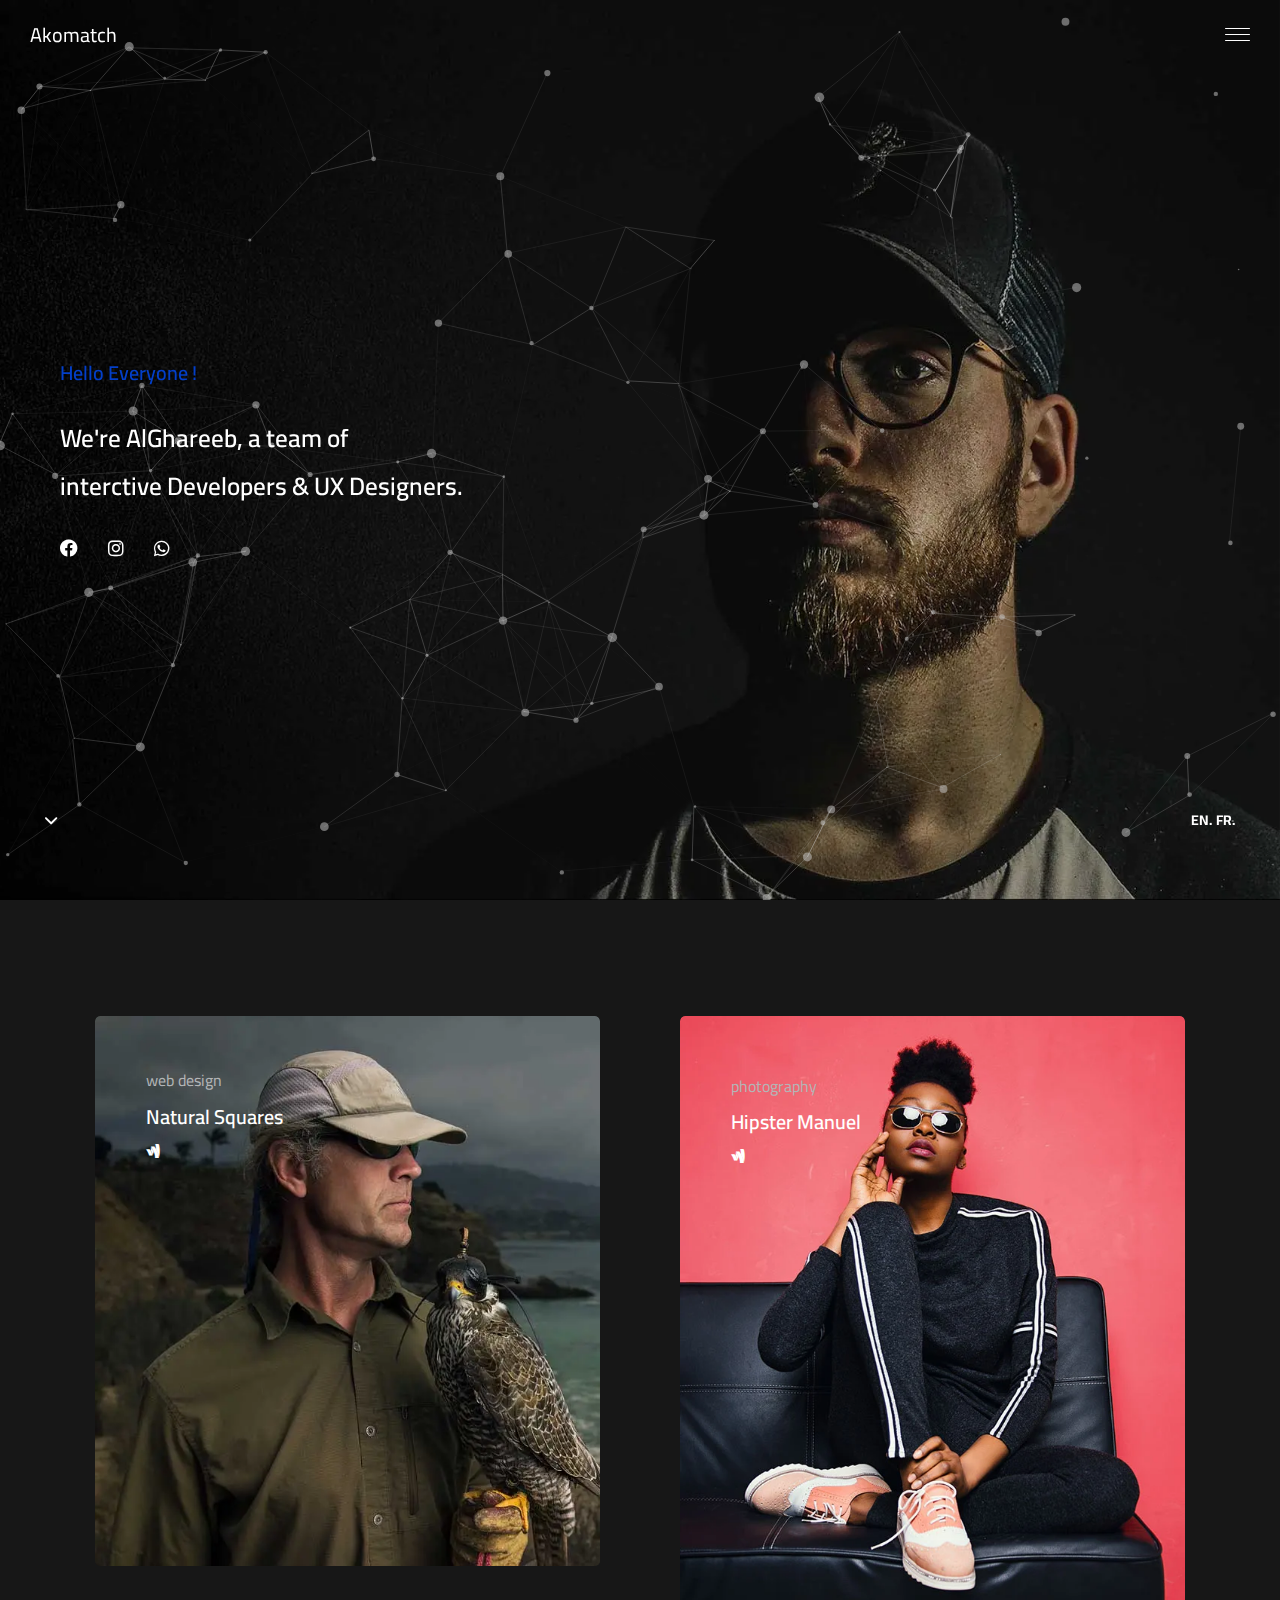
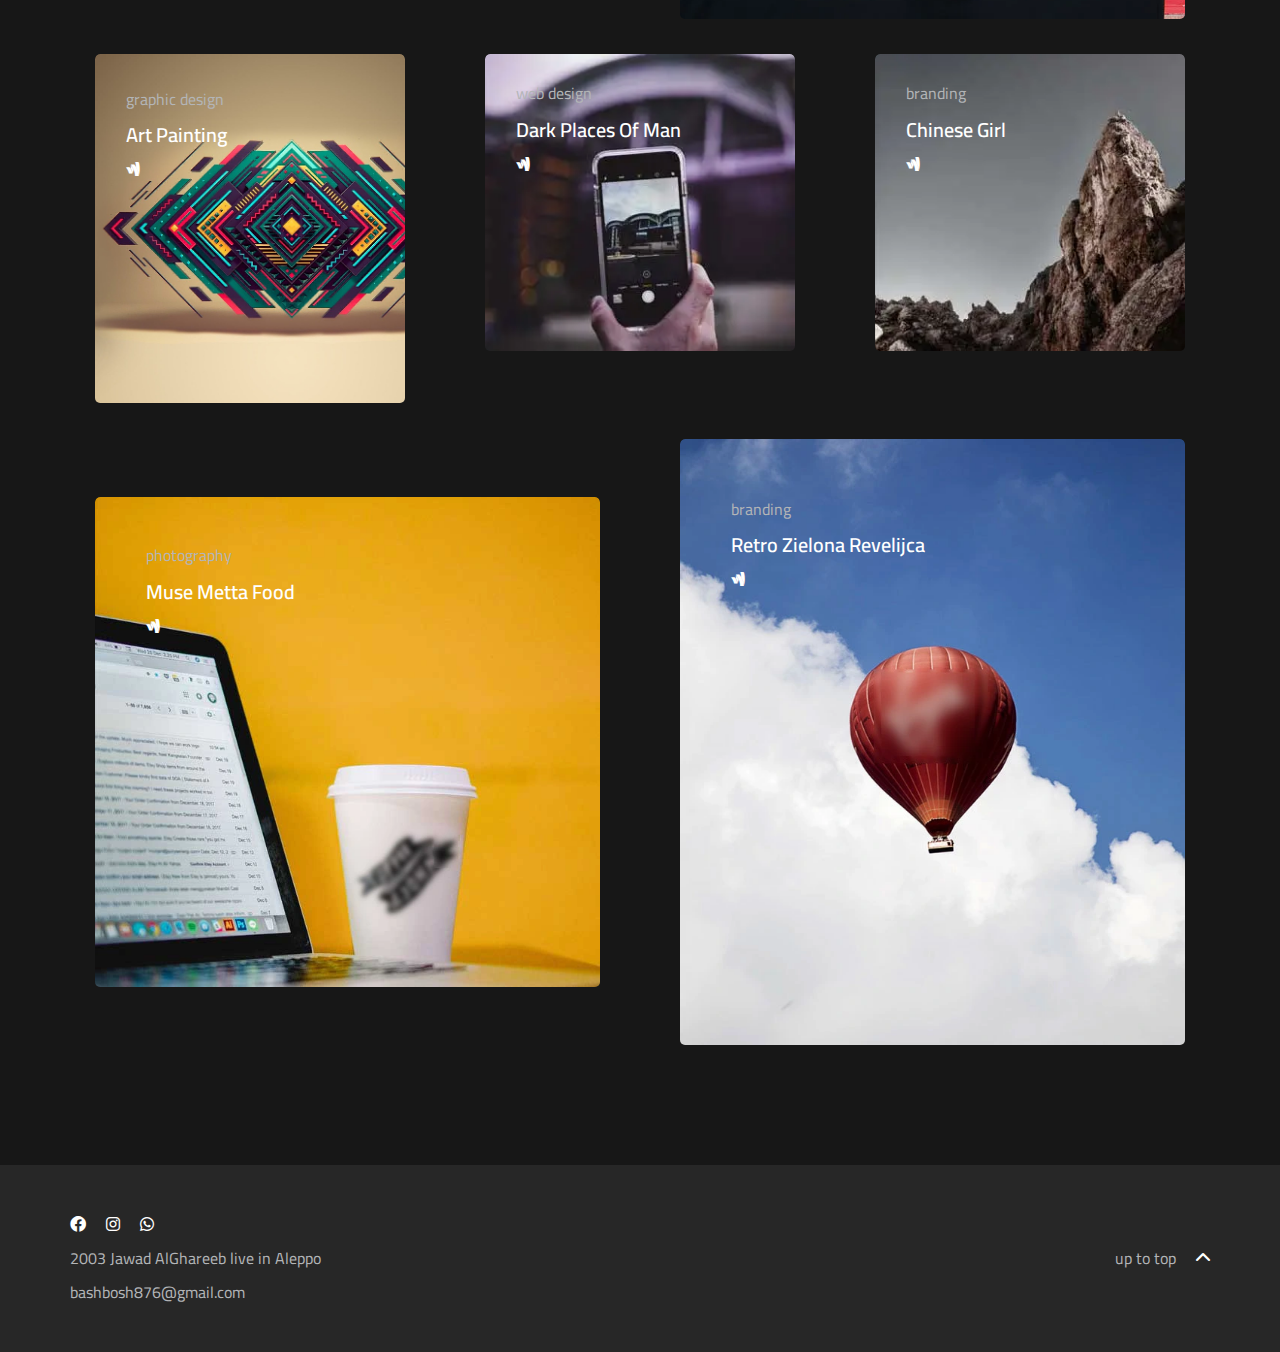
<file: index.html>
<!DOCTYPE html>
<html lang="en">
<head>
    <meta charset="UTF-8">
    <meta http-equiv="X-UA-Compatible" content="IE=edge">
    <meta name="viewport" content="width=device-width, initial-scale=1.0">
    <title>Akomatch</title>
    <link rel="stylesheet" href="css/akomath.css">
    <link rel="stylesheet" href="css/normalize.css">
    <link rel="stylesheet" href="css/all.min.css">
<!-- google fonts -->
    <link rel="preconnect" href="https://fonts.googleapis.com">
    <link rel="preconnect" href="https://fonts.gstatic.com" crossorigin>
    <link href="https://fonts.googleapis.com/css2?family=Cairo:wght@300;400;600;700;800&display=swap" rel="stylesheet">
    <!-- aos animate -->
<link href="https://unpkg.com/aos@2.3.1/dist/aos.css" rel="stylesheet">
</head>
<body>
    <div class="backgorund" id="home"><div id="particles-js"></div></div>
    <!-- start header -->
    <header>
        <div class="logo" style="z-index: 200;">
            <a href="./index.html">
                <h1>Akomatch</h1>
            </a>
        </div>
        <div class="three">
            <span class="one" id="mu"></span>
            <span class="one" id="op"></span>
            <span class="two" id="ml"></span>
        </div>
        <div class="toggle" class="">
            <ul class="links">
                <li>
                    <a href="./index.html">Home</a>
                </li>
                <li>
                    <a href="./index1.html">About</a>
                </li>
                <li>
                    <a href="./index2.html">Blog Posts</a>
                </li>
                <li>
                    <a href="./index3.html">Contact</a>
                </li>
            </ul>
            <div class="social">
                <li>
                    <a href="https://www.facebook.com/Jawad Ghareeb" target="_blank"><i class="fa-brands fa-facebook"></i></a>
                </li>
                <li>
                    <a href="https://www.instagram.com/Jawad Ghareeb" target="_blank"><i class="fa-brands fa-instagram"></i></a>
                </li>
                <li>
                    <a href="https:/wa.me/+963957961434"><i class="fa-brands fa-whatsapp"></i></a>
                </li>
            </div>
        </div>
    </header>
    <!-- end header -->
    
    <!-- start landing -->
    <div class="landing">
            <div class="content">
                <div class="text">
                    <h3>Hello Everyone !</h3>
                    <h1>
                        We're AlGhareeb, a team of
                        <br>interctive Developers & UX Designers.
                    </h1>
                </div>
                <div class="accounts">
                    <li>
                        <a href="https://www.facebook.com/Jawad Ghareeb" target="_blank"><i class="fa-brands fa-facebook"></i></a>
                    </li>
                    <li>
                        <a href="https://www.instagram.com/Jawad Ghareeb" target="_blank"><i class="fa-brands fa-instagram"></i></a>
                    </li>
                    <li>
                        <a href="https:/wa.me/+963957961434"><i class="fa-brands fa-whatsapp"></i></a>
                    </li>
                </div>
            </div>
    </div>
    <!-- end landing -->
    <!-- start up and down -->
    <div class="down">
        <ul class="icons" id="down">
            <a>
                <i class="fa-solid fa-chevron-down"></i>
            </a>
        </ul>
        <div class="lang">
            <span>EN.</span>
            <span>FR.</span>
        </div>
    </div>
    <!-- end up and down -->

<!-- start portfolio -->
<!-- start portfolio -->
<div class="portfolio">
<div class="container">
    <div class="content">
        <div class="one">
            <a>
                <figure>
                    <img src="./image/01.webp" alt="">
                    <ul>
                        <li class="onedesc">web design</li>
                        <li class="twodesc">Natural Squares</li>
                        <i class="fa-brands fa-google-wallet"></i>
                    </ul>
                </figure>
            </a>
            <a>
                <figure>
                    <img src="./image/02.webp" alt="">
                    <ul>
                        <li class="onedesc">photography</li>
                        <li class="twodesc">Hipster Manuel</li>
                        <i class="fa-brands fa-google-wallet"></i>
                    </ul>
                </figure>
            </a>
        </div>
        <div class="two">
            <a>
                <figure>
                    <img src="./image/wallpaperflare.com_wallpaper (1).webp" alt="">
                    <ul>
                        <li class="onedesc">graphic design</li>
                        <li class="twodesc">art painting</li>
                        <i class="fa-brands fa-google-wallet"></i>
                    </ul>
                </figure>
            </a>
            <a>
                <figure>
                    <img src="./image/04.webp" alt=""">
                    <ul>
                        <li class="onedesc">web design</li>
                        <li class="twodesc">dark places of man</li>
                        <i class="fa-brands fa-google-wallet"></i>
                    </ul>
                </figure>
            </a>
            <a>
                <figure>
                    <img src="./image/05_1.webp" alt="">
                    <ul>
                        <li class="onedesc">branding</li>
                        <li class="twodesc">chinese girl</li>
                        <i class="fa-brands fa-google-wallet"></i>
                    </ul>
                </figure>
            </a>
        </div>
        <div class="three">
            <a>
                <figure>
                    <img src="./image/06.webp" alt="">
                    <ul>
                        <li class="onedesc">photography</li>
                        <li class="twodesc">muse metta food</li>
                        <i class="fa-brands fa-google-wallet"></i>
                    </ul>
                </figure>
            </a>
            <a>
                <figure>
                    <img src="./image/03.webp" alt="">
                    <ul>
                        <li class="onedesc">branding</li>
                        <li class="twodesc">retro zielona revelijca</li>
                        <i class="fa-brands fa-google-wallet"></i>
                    </ul>
                </figure>
            </a>
        </div>
    </div>
</div>
</div>
<!-- end portfolio -->
<!-- start footer -->
<footer id="foot">
    <div class="container">
        <div class="fot">
            <div class="contact">
                <ul class="acont">
                    <li>
                        <a href="https://www.facebook.com/Jawad Ghareeb" target="_blank"><i class="fa-brands fa-facebook"></i></a>
                    </li>
                    <li>
                    <a href="https://www.instagram.com/Jawad Ghareeb" target="_blank"><i class="fa-brands fa-instagram"></i></a>
                    </li>
                    <li>
                    <a href="https:/wa.me/+963957961434"><i class="fa-brands fa-whatsapp"></i></a>
                    </li>
                </ul>
                <p>2003 Jawad AlGhareeb live in Aleppo</p>
                <span class="email">
                    <a href="mailto:bashbosh876@gmail.com">
                        bashbosh876@gmail.com
                    </a>
                </span>
            </div>
            <div class="up" >
                <span>up to top</span>
                <div>
                    <i class="fa-solid fa-chevron-up"></i>
                </div>
            </div>
        </div>
    </div>
</footer>
<!-- end footer -->
</body>
<script src="./javascript/main.js"></script>
<script type="text/javascript" src="particles.js"></script>
<script type="text/javascript" src="app.js"></script>
</html>
</file>
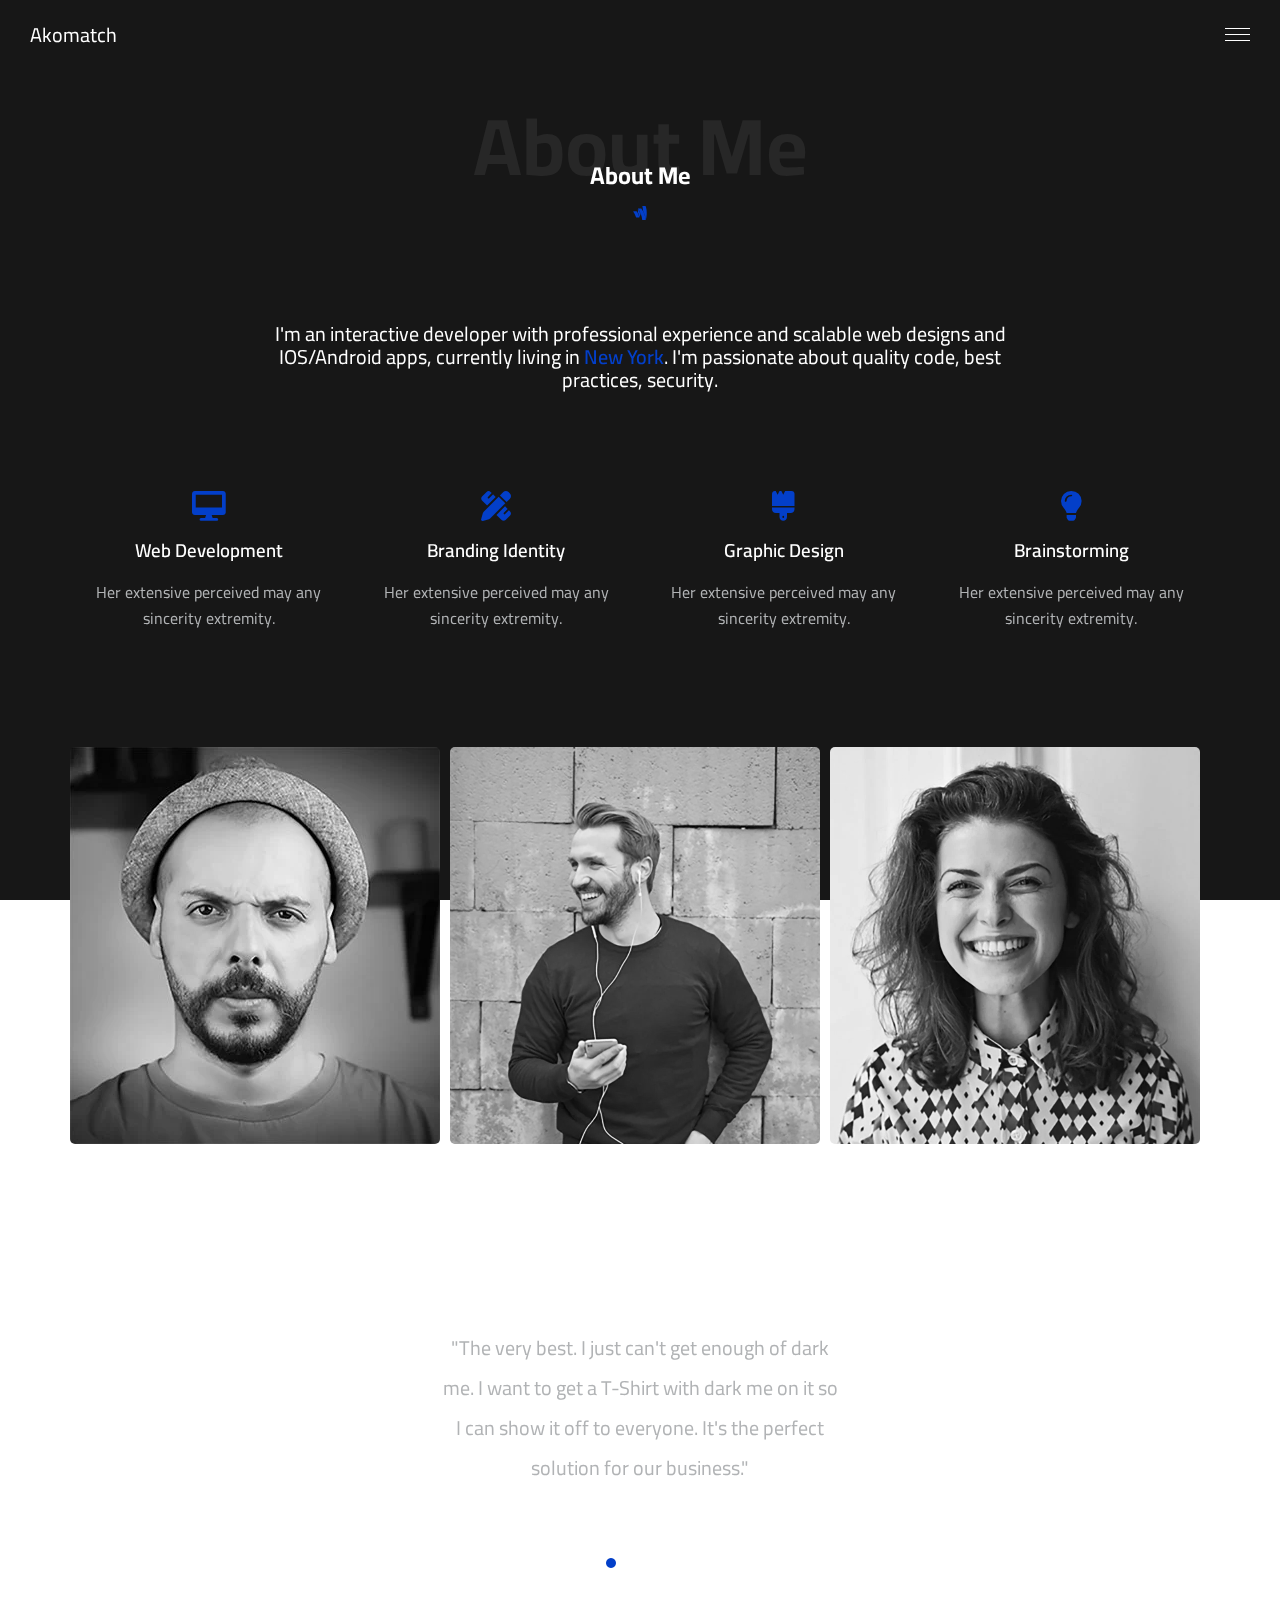
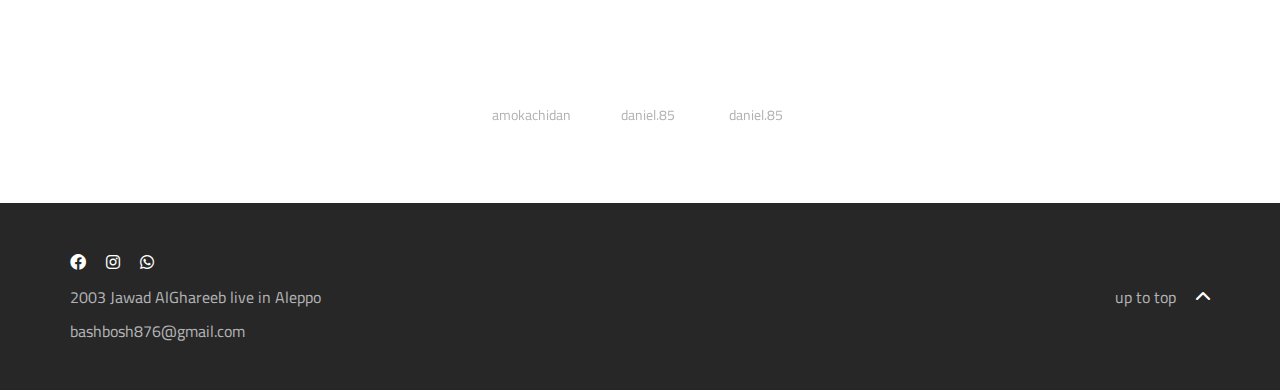
<file: index1.html>
<!DOCTYPE html>
<html lang="en">
<head>
    <meta charset="UTF-8">
    <meta http-equiv="X-UA-Compatible" content="IE=edge">
    <meta name="viewport" content="width=device-width, initial-scale=1.0">
    <title>Akomatch</title>
    <link rel="stylesheet" href="css/about.css">
    <link rel="stylesheet" href="css/normalize.css">
    <link rel="stylesheet" href="css/all.min.css">
<!-- google fonts -->
<link rel="preconnect" href="https://fonts.googleapis.com">
<link rel="preconnect" href="https://fonts.gstatic.com" crossorigin>
<link href="https://fonts.googleapis.com/css2?family=Cairo:wght@300;400;600;700;800&display=swap" rel="stylesheet">
</head>
<body>
<!-- start header -->
<div class="background"></div>
<header>
    <div class="logo" style="z-index: 200;">
        <a href="./index.html">
            <h1>Akomatch</h1>
        </a>
    </div>
    <div class="three">
        <span class="one" id="mu"></span>
        <span class="one" id="op"></span>
        <span class="two" id="ml"></span>
    </div>
    <div class="toggle" class="">
        <ul class="links">
            <li>
                <a href="./index.html">Home</a>
            </li>
            <li>
                <a href="./index1.html">About</a>
            </li>
            <li>
                <a href="./index2.html">Blog Posts</a>
            </li>
            <li>
                <a href="./index3.html">Contact</a>
            </li>
        </ul>
        <div class="social">
            <li>
                <a href="https://www.facebook.com/Jawad Ghareeb" target="_blank"><i class="fa-brands fa-facebook"></i></a>
            </li>
            <li>
                <a href="https://www.instagram.com/Jawad Ghareeb" target="_blank"><i class="fa-brands fa-instagram"></i></a>
            </li>
            <li>
                <a href="https:/wa.me/+963957961434"><i class="fa-brands fa-whatsapp"></i></a>
            </li>
        </div>
    </div>
</header>
<!-- end header -->

<!-- start about -->
<div class="about">
    <div class="container">
        <div class="comp">
            <div class="text">
                <h1>About Me</h1>
                <h3>About Me</h3>
            </div>
            <i class="fa-brands fa-google-wallet"></i>
        </div>
        <div class="paragraph">
            <p>
                I'm an interactive developer with professional experience and scalable web designs and IOS/Android apps, currently living in <span>New York</span>. I'm passionate about quality code, best practices, security.
            </p>
        </div>
        <div class="skills">
            <div class="services">
                <div class="one">
                    <i class="fa-solid fa-desktop"></i>
                    <h3>Web Development</h3>
                    <p>Her extensive perceived may any sincerity extremity.</p>
                </div>
                <div class="one">
                    <i class="fa-sharp fa-solid fa-pen-ruler"></i>
                    <h3>Branding Identity</h3>
                    <p>Her extensive perceived may any sincerity extremity.</p>
                </div>
                <div class="one">
                    <i class="fa-solid fa-brush"></i>
                    <h3>Graphic Design</h3>
                    <p>Her extensive perceived may any sincerity extremity.</p>
                </div>
                <div class="one">
                    <i class="fa-solid fa-lightbulb"></i>
                    <h3>Brainstorming</h3>
                    <p>Her extensive perceived may any sincerity extremity.</p>
                </div>
            </div>
        </div>
        <div class="images">
            <div class="person">
                <div class="img">
                    <img src="./image/team-1.webp" width="370px" height="397" alt="">
                    <h5>Nicky Byers</h5>
                </div>
                <div class="img">
                    <img src="./image/team-2.webp" width="370px" height="397" alt="">
                    <h5>Arthur J. Dawson</h5>
                </div>
                <div class="img">
                    <img src="./image/team-3.webp" width="370px" height="397" alt="">
                    <h5>Rosa Dole</h5>
                </div>
            </div>
        </div>
        <div class="text">
            <p>"The very best. I just can't get enough of dark me. I want to get a T-Shirt with dark me on it so I can show it off to everyone. It's the perfect solution for our business."</p>
            <span>Ahmed T.</span>
            <div class="circle">
                <i class="fa-solid fa-circle"></i>
                <i class="fa-solid fa-circle"></i>
                <i class="fa-solid fa-circle"></i>
            </div>
        </div>
        <div class="media">
            <ul>
                <li>
                    <h4> twitter</h4>
                    <span>amokachidan</span>
                </li>
                <li>
                    <h4>instagram</h4>
                    <span>daniel.85</span>
                </li>
                <li>
                    <h4>dribbble</h4>
                    <span>daniel.85</span>
                </li>
            </ul>
        </div>
    </div>
</div>
<!-- end about -->
<!-- start footer -->
<footer id="foot">
    <div class="container">
        <div class="fot">
            <div class="contact">
                <ul class="acont">
                    <li>
                        <a href="https://www.facebook.com/Jawad Ghareeb" target="_blank"><i class="fa-brands fa-facebook"></i></a>
                    </li>
                    <li>
                    <a href="https://www.instagram.com/Jawad Ghareeb" target="_blank"><i class="fa-brands fa-instagram"></i></a>
                    </li>
                    <li>
                    <a href="https:/wa.me/+963957961434"><i class="fa-brands fa-whatsapp"></i></a>
                    </li>
                </ul>
                <p>2003 Jawad AlGhareeb live in Aleppo</p>
                <span class="email">
                    <a href="mailto:bashbosh876@gmail.com">
                        bashbosh876@gmail.com
                    </a>
                </span>
            </div>
            <div class="up">
                <span>up to top</span>
                <a href="#home">
                <i class="fa-solid fa-chevron-up"></i>
                </a>
            </div>
        </div>
    </div>
</footer>
<!-- end footer -->
</body>
<script src="./javascript/main.js"></script>
</html>
</file>
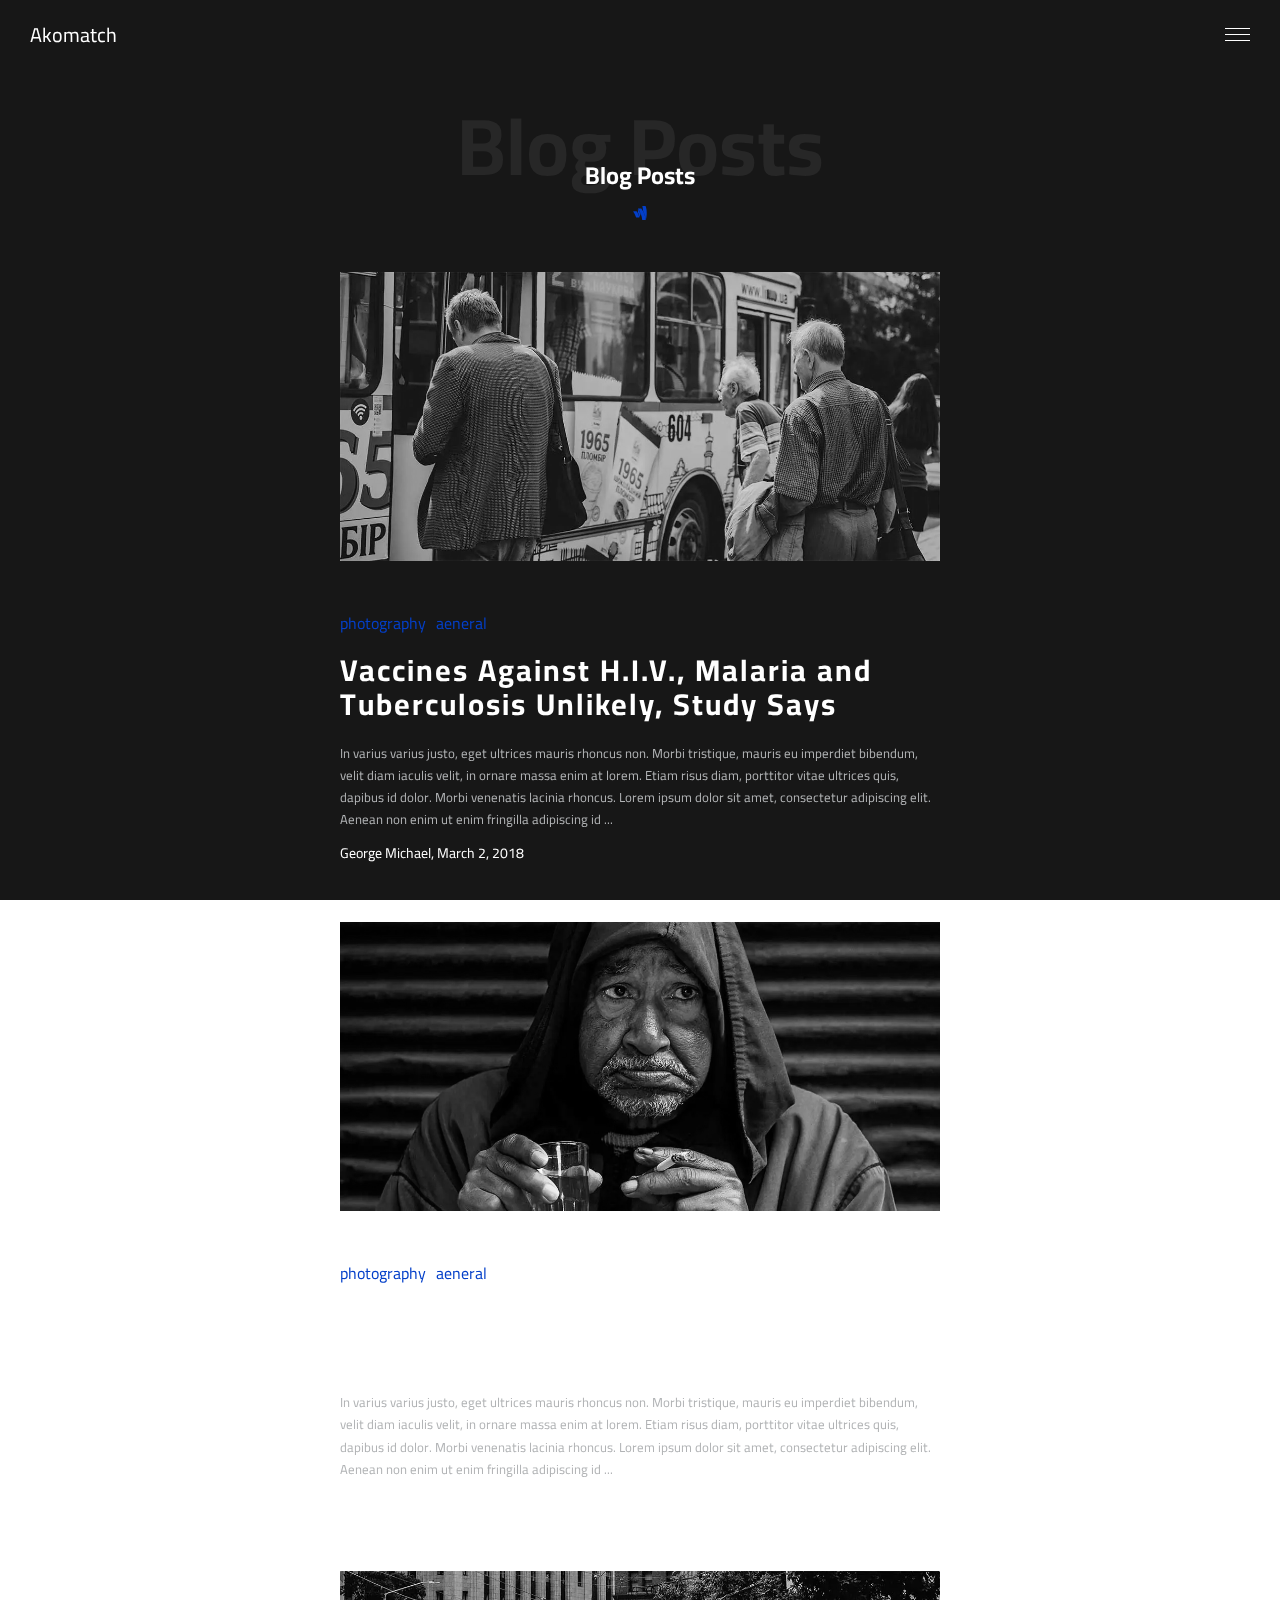
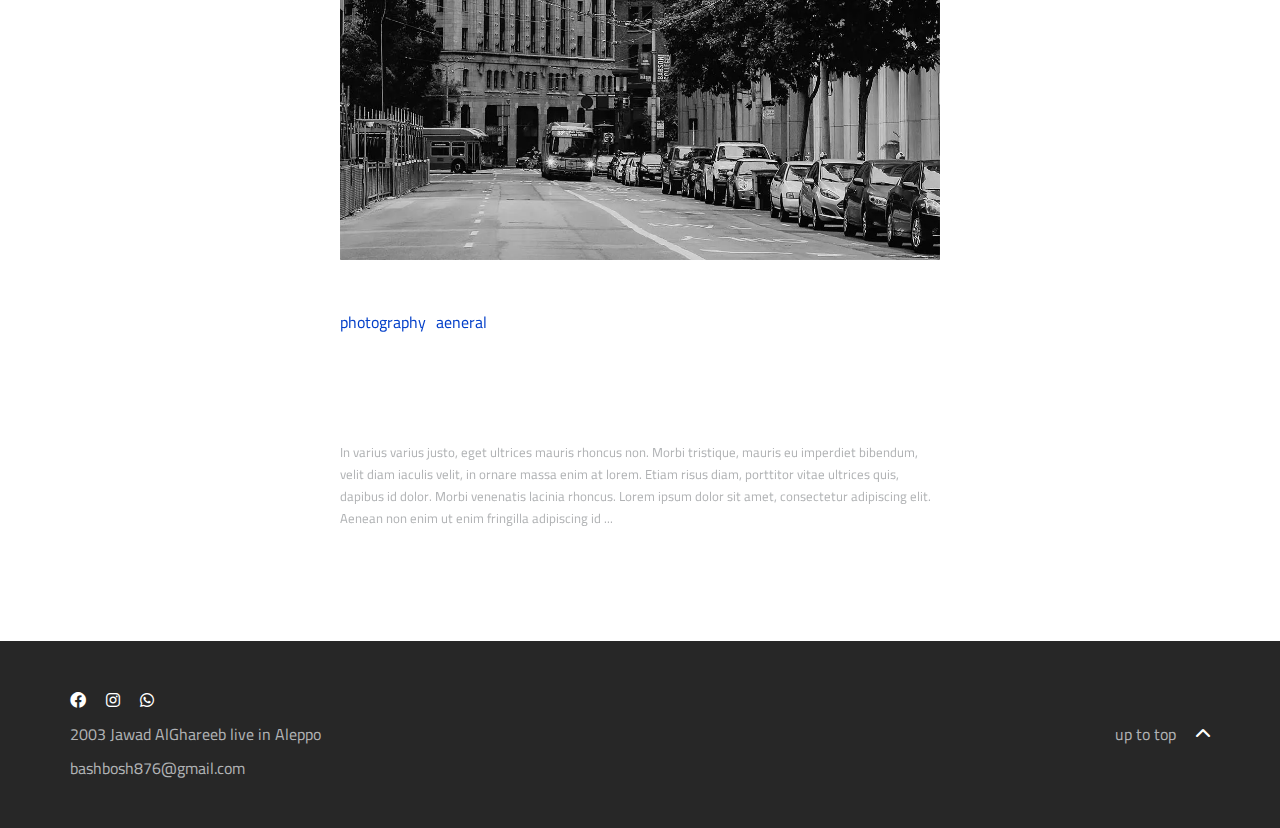
<file: index2.html>
<!DOCTYPE html>
<html lang="en">
<head>
    <meta charset="UTF-8">
    <meta http-equiv="X-UA-Compatible" content="IE=edge">
    <meta name="viewport" content="width=device-width, initial-scale=1.0">
    <title>Akomatch</title>
    <link rel="stylesheet" href="css/blog.css">
    <link rel="stylesheet" href="css/normalize.css">
    <link rel="stylesheet" href="css/all.min.css">
<!-- google fonts -->
<link rel="preconnect" href="https://fonts.googleapis.com">
<link rel="preconnect" href="https://fonts.gstatic.com" crossorigin>
<link href="https://fonts.googleapis.com/css2?family=Cairo:wght@300;400;600;700;800&display=swap" rel="stylesheet">
</head>
<body>
<!-- start header -->
<div class="background"></div>
<header>
    <div class="logo" style="z-index: 200;">
        <a href="./index.html">
            <h1>Akomatch</h1>
        </a>
    </div>
    <div class="three">
        <span class="one" id="mu"></span>
        <span class="one" id="op"></span>
        <span class="two" id="ml"></span>
    </div>
    <div class="toggle" class="">
        <ul class="links">
            <li>
                <a href="./index.html">Home</a>
            </li>
            <li>
                <a href="./index1.html">About</a>
            </li>
            <li>
                <a href="./index2.html">Blog Posts</a>
            </li>
                <li>
                    <a href="./index3.html">Contact</a>
                </li>
        </ul>
        <div class="social">
            <li>
                <a href="https://www.facebook.com/Jawad Ghareeb" target="_blank"><i class="fa-brands fa-facebook"></i></a>
            </li>
            <li>
                <a href="https://www.instagram.com/Jawad Ghareeb" target="_blank"><i class="fa-brands fa-instagram"></i></a>
            </li>
            <li>
                <a href="https:/wa.me/+963957961434"><i class="fa-brands fa-whatsapp"></i></a>
            </li>
        </div>
    </div>
</header>
<!-- end header -->
<!-- start blog -->
<div class="blog">
    <div class="container">
        <div class="comp">
            <div class="text">
                <h1>Blog Posts</h1>
                <h3>Blog Posts</h3>
            </div>
            <i class="fa-brands fa-google-wallet"></i>
        </div>
        <div class="images">
            <div class="box-one">
                <div class="img">
                    <img src="./image/blog-2.webp" width="627px" height="289px" alt="">
                </div>
                <div class="one">
                    <ul>
                        <li><a href="#">photography</a></li>
                        <li><a href="#"> aeneral</a></li>
                    </ul>
                    <div class="text">
                        <h2>Vaccines Against H.I.V., Malaria and Tuberculosis Unlikely, Study Says</h2>
                        <p>In varius varius justo, eget ultrices mauris rhoncus non. Morbi tristique, mauris eu imperdiet bibendum, velit diam iaculis velit, in ornare massa enim at lorem. Etiam risus diam, porttitor vitae ultrices quis, dapibus id dolor. Morbi venenatis lacinia rhoncus. Lorem ipsum dolor sit amet, consectetur adipiscing elit. Aenean non enim ut enim fringilla adipiscing id ...</p>
                        <span>George Michael, March 2, 2018</span>
                    </div>
                </div>
            </div>
            <div class="box-one">
                <div class="img">
                    <img src="./image/blog-1.webp" width="627px" height="289px" alt="">
                </div>
                <div class="one">
                    <ul>
                        <li><a href="#">photography</a></li>
                        <li><a href="#"> aeneral</a></li>
                    </ul>
                    <div class="text">
                        <h2>Vaccines Against H.I.V., Malaria and Tuberculosis Unlikely, Study Says</h2>
                        <p>In varius varius justo, eget ultrices mauris rhoncus non. Morbi tristique, mauris eu imperdiet bibendum, velit diam iaculis velit, in ornare massa enim at lorem. Etiam risus diam, porttitor vitae ultrices quis, dapibus id dolor. Morbi venenatis lacinia rhoncus. Lorem ipsum dolor sit amet, consectetur adipiscing elit. Aenean non enim ut enim fringilla adipiscing id ...</p>
                        <span>George Michael, March 2, 2018</span>
                    </div>
                </div>
            </div>
            <div class="box-one">
                <div class="img">
                    <img src="./image/blog-3.webp" width="627px" height="289px" alt="">
                </div>
                <div class="one">
                    <ul>
                        <li><a href="#">photography</a></li>
                        <li><a href="#"> aeneral</a></li>
                    </ul>
                    <div class="text">
                        <h2>Vaccines Against H.I.V., Malaria and Tuberculosis Unlikely, Study Says</h2>
                        <p>In varius varius justo, eget ultrices mauris rhoncus non. Morbi tristique, mauris eu imperdiet bibendum, velit diam iaculis velit, in ornare massa enim at lorem. Etiam risus diam, porttitor vitae ultrices quis, dapibus id dolor. Morbi venenatis lacinia rhoncus. Lorem ipsum dolor sit amet, consectetur adipiscing elit. Aenean non enim ut enim fringilla adipiscing id ...</p>
                        <span>George Michael, March 2, 2018</span>
                    </div>
                </div>
            </div>
        </div>
    </div>
</div>
<!-- end blog -->
<!-- start footer -->
<footer id="foot">
    <div class="container">
        <div class="fot">
            <div class="contact">
                <ul class="acont">
                    <li>
                        <a href="https://www.facebook.com/Jawad Ghareeb" target="_blank"><i class="fa-brands fa-facebook"></i></a>
                    </li>
                    <li>
                    <a href="https://www.instagram.com/Jawad Ghareeb" target="_blank"><i class="fa-brands fa-instagram"></i></a>
                    </li>
                    <li>
                    <a href="https:/wa.me/+963957961434"><i class="fa-brands fa-whatsapp"></i></a>
                    </li>
                </ul>
                <p>2003 Jawad AlGhareeb live in Aleppo</p>
                <span class="email">
                    <a href="mailto:bashbosh876@gmail.com">
                        bashbosh876@gmail.com
                    </a>
                </span>
            </div>
            <div class="up">
                <span>up to top</span>
                <a href="#home">
                    <i class="fa-solid fa-chevron-up"></i>
                </a>
            </div>
        </div>
    </div>
</footer>
<!-- end footer -->
</body>
<script src="./javascript/main.js"></script>
</html>
</file>
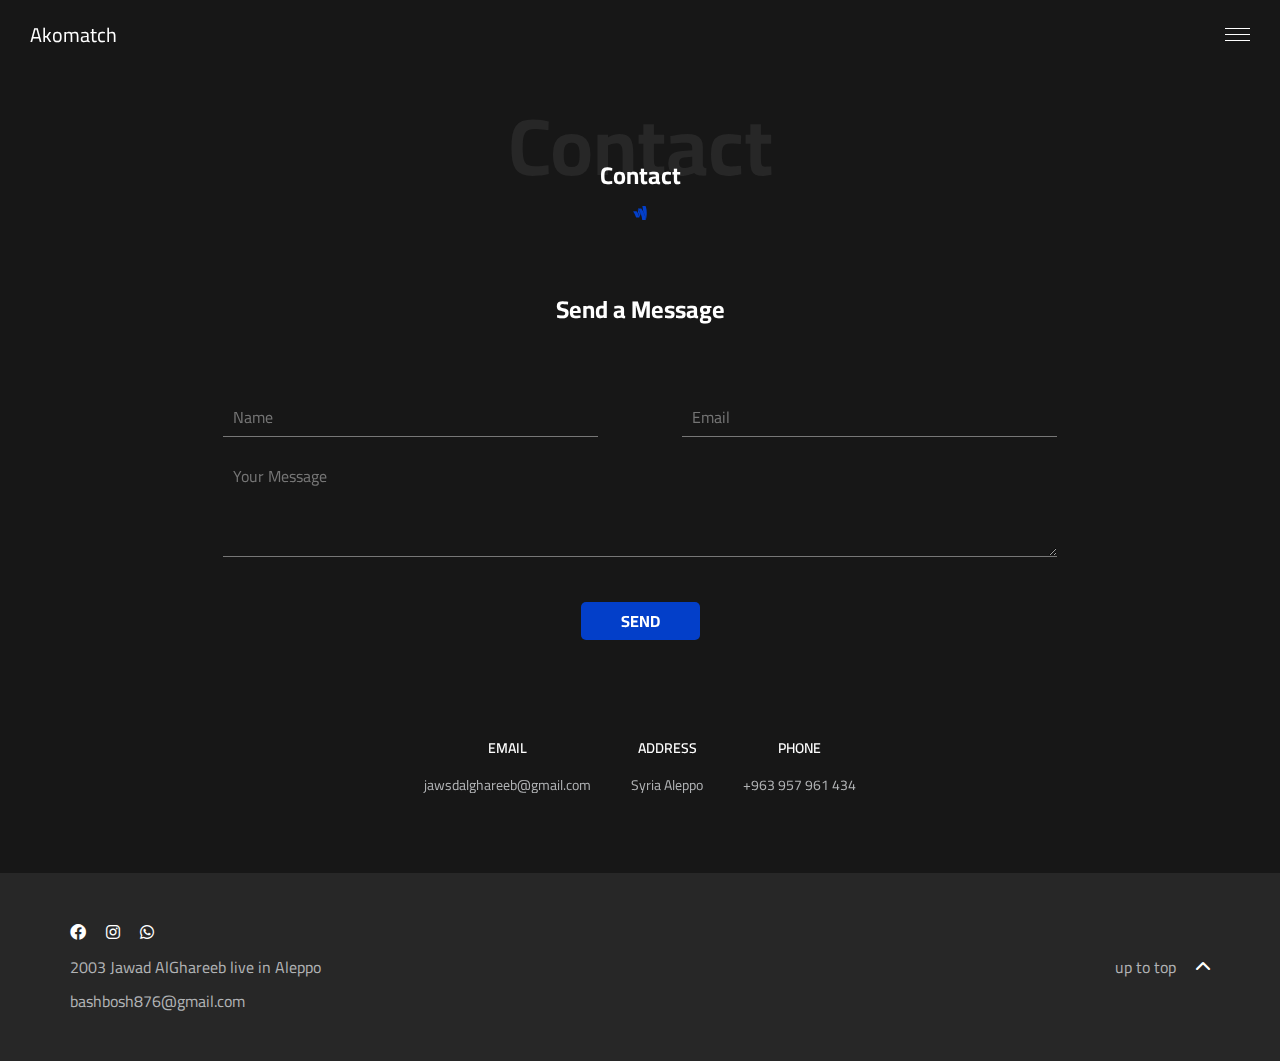
<file: index3.html>
<!DOCTYPE html>
<html lang="en">
<head>
    <meta charset="UTF-8">
    <meta http-equiv="X-UA-Compatible" content="IE=edge">
    <meta name="viewport" content="width=device-width, initial-scale=1.0">
    <title>Akomatch</title>
    <link rel="stylesheet" href="css/contact.css">
    <link rel="stylesheet" href="css/normalize.css">
    <link rel="stylesheet" href="css/all.min.css">
    <!-- google fonts -->
    <link rel="preconnect" href="https://fonts.googleapis.com">
    <link rel="preconnect" href="https://fonts.gstatic.com" crossorigin>
    <link href="https://fonts.googleapis.com/css2?family=Cairo:wght@300;400;600;700;800&display=swap" rel="stylesheet">
</head>
<body>
<!-- start header -->
<div class="background"></div>
<header>
    <div class="logo" style="z-index: 200;">
        <a href="./index.html">
            <h1>Akomatch</h1>
        </a>
    </div>
    <div class="three">
        <span class="one" id="mu"></span>
        <span class="one" id="op"></span>
        <span class="two" id="ml"></span>
    </div>
    <div class="toggle" class="">
        <ul class="links">
            <li>
                <a href="./index.html">Home</a>
            </li>
            <li>
                <a href="./index1.html">About</a>
            </li>
            <li>
                <a href="./index2.html">Blog Posts</a>
            </li>
                <li>
                    <a href="./index3.html">Contact</a>
                </li>
        </ul>
        <div class="social">
            <li>
                <a href="https://www.facebook.com/Jawad Ghareeb" target="_blank"><i class="fa-brands fa-facebook"></i></a>
            </li>
            <li>
                <a href="https://www.instagram.com/Jawad Ghareeb" target="_blank"><i class="fa-brands fa-instagram"></i></a>
            </li>
            <li>
                <a href="https:/wa.me/+963957961434"><i class="fa-brands fa-whatsapp"></i></a>
            </li>
        </div>
    </div>
</header>
<!-- end header -->
<!-- start contact -->
<div class="blog">
    <div class="container">
        <div class="comp">
            <div class="text">
                <h1>Contact</h1>
                <h3>Contact</h3>
            </div>
            <i class="fa-brands fa-google-wallet"></i>
        </div> 
        <p class="text">Send a Message</p>
        <div class="inputs">
            <form class="message" action="">
                <input class="info" type="name" placeholder="Name">
                <input class="info" type="email" placeholder="Email">
                <textarea class="opin" name="" id="" placeholder="Your Message"></textarea>
                <input type="submit" value="SEND">
            </form>
        </div>
        <div class="media">
            <ul>
                <li>
                    <h4> Email</h4>
                    <span>jawsdalghareeb@gmail.com</span>
                </li>
                <li>
                    <h4>Address</h4>
                    <span>Syria Aleppo</span>
                </li>
                <li>
                    <h4>phone</h4>
                    <span>+963 957 961 434</span>
                </li>
            </ul>
        </div>
    </div>
</div>
<!-- end contact -->
<!-- start footer -->
<footer id="foot">
    <div class="container">
        <div class="fot">
            <div class="contact">
                <ul class="acont">
                    <li>
                        <a href="https://www.facebook.com/Jawad Ghareeb" target="_blank"><i class="fa-brands fa-facebook"></i></a>
                    </li>
                    <li>
                    <a href="https://www.instagram.com/Jawad Ghareeb" target="_blank"><i class="fa-brands fa-instagram"></i></a>
                    </li>
                    <li>
                    <a href="https:/wa.me/+963957961434"><i class="fa-brands fa-whatsapp"></i></a>
                    </li>
                </ul>
                <p>2003 Jawad AlGhareeb live in Aleppo</p>
                <span class="email">
                    <a href="mailto:bashbosh876@gmail.com">
                        bashbosh876@gmail.com
                    </a>
                </span>
            </div>
            <div class="up">
                <span>up to top</span>
                <a href="#home">
                <i class="fa-solid fa-chevron-up"></i>
                </a>
            </div>
        </div>
    </div>
</footer>
<!-- end footer -->
</body>
<script src="./javascript/main.js"></script>
</html>
</file>
<file: css/akomath.css>
* {
    -webkit-box-sizing: border-box;
    -moz-box-sizing: border-box;
    box-sizing: border-box;
}
:root {
    --main-Color: #033fc9;
    --second-Color: #171717;
    --transperent-Color: #b3b5b7;
    --main-transition: 0.3s;
    --main-padding: 100px;
}
html {
    scroll-behavior: smooth;
}
body {
    font-family: "Cairo", sans-serif;
    scroll-behavior: smooth;
    transition: 0.4s;
}
a {
    text-decoration: none;
}
ul,
li {
    list-style: none;
    margin: 0;
    padding: 0;
}
.container {
    padding-left: 15px;
    padding-right: 15px;
    margin-left: auto;
    margin-right: auto;
}
/* Small */
@media (min-width: 768px) {
    .container {
        width: 750px;
    }
}
/* Medium */
@media (min-width: 992px) {
    .container {
        width: 970px;
    }
}
 /* Large */
@media (min-width: 1200px) {
    .container {
        width: 1170px;
    }
}
/* end global rules */
/* start backgorund */
.backgorund {
    background-image: url(../image/person-bg.webp);
    background-size: cover;
    background-position: right;
    background-repeat: no-repeat;
    height: 100vh;
    filter: brightness(.8);
    position: relative;
    overflow: hidden;
}
/* end backgorund */
/* start header */
header {
    display: flex;
    justify-content: space-between;
    align-items: center;
    padding: 10px 30px;
    margin: 0;
    position: fixed;
    top: 0;
    width: 100%;
    z-index: 100;
}
@media (max-width: 767px) {
    header {
        padding: 10px;
        background-color: black;
    }
}
header .logo h1 {
    color: white;
    font-size: 20px;
    font-weight: 400;
    z-index: 200;
}
header .three {
    width: 25px;
    display: flex;
    flex-wrap: wrap;
    justify-content: flex-end;
    cursor: pointer;
    z-index: 200;
    background-color: transparent;
    border: none;
}
header .three .one {
    background-color: white;
    width: 100%;
    height: 100%;
    height: 1px;
    margin-bottom: 5px;
    border-radius: 5px;
}
header .three .two {
    width: 100%;
    height: 1px;
    background-color: white;
    transition: .2s linear;
    border-radius: 5px;
}
header .change #op {
    transition: 0.2s;
    opacity: 0;
}
header .change #mu {
    transition: 0.2s;
    transform: translate(-9px, 4px) rotate(45deg);
}
header .change #ml {
    transition: 0.2s;
    transform: translate(-9px, -8px) rotate(-45deg);
}
header .three:hover.three .two {
    width: 100%;
}
.toggle {
    position: fixed;
    right: -100%;
    top: 50%;
    transform: translateY(-50%);
    width: 100%;
    height: 100vh;
    background-color: #000000e0;
    display: flex;
    flex-direction: column;
    justify-content: center;
    align-items: center;
    transition: .5s linear;
}
.toggle .links {
    text-align: -webkit-center;
}
.toggle .links li {
    position: relative;
    margin-bottom: 30px;
    width: fit-content;
    padding: 0 15px;
    font-size: 20px;
    font-weight: 300;
    text-align: center;
}
.toggle .links li::before {
    content: "";
    width: 100%;
    position: absolute;
    left: 0%;
    top: 50%;
    z-index: -1;
    height: 3px;
    background: var(--main-Color);
    transform: scaleX(0);
    transition: .3s linear;
    transform-origin: left;
}
.toggle .links li:hover::before {
    transform: scaleX(1);
}
.toggle .links a {
    color: white;
}
.toggle .social  {
    display: flex;
}
.toggle .social i {
    color: white;
    margin-right: 10px;
    transition: 0.3s ease;
}
.toggle .social i:hover {
    transform: rotate(360deg);
    color: #ffffff59;
}
.open {
    right: 0 !important;
}
/* end header */
/* start landing */
.landing {
    position: absolute;
    top: 50%;
    transform: translateY(-50%);
    padding: 0 60px;
}
.landing .content .text {
    max-width: 100%;
    margin-bottom: 30px;
}
.landing .content .text h3 {
    color: var(--main-Color);
    font-size: 20px;
    font-weight: 600;
    margin-bottom: 30px;
    max-width: 100%;
}
.landing .content .text h1 {
    color: white;
    font-size: 25px;
    font-weight: 600;
    margin-bottom: 30px;
    max-width: 100%;
    line-height: 1.9;
}
@media(max-width: 767px) {
    .landing .content .text h1{
        font-size: 20px;
    }  
}
.landing .content .accounts {
    display: flex;
    align-items: center;
}
.landing .content .accounts i {
    color: white;
    margin-right: 30px;
    transition: 0.3s ease;
    font-size: 18px;
}
.landing .content .accounts i:hover {
    transform: rotate(360deg);
    color: #ffffff59;
}
/* end landing */
/* start down */
.down {
    display: flex;
    justify-content: space-between;
    align-items: center;
    padding: 0 45px;
    position: absolute;
    top: 90%;
    width: 100%;
}
.down .icons:hover {
    animation: bouncing .5s linear infinite;
}
@keyframes bouncing {
    0%
    ,20%
    ,80%
    ,100% {
        transform: translateY(0);
    }
    40%
    ,60% {
        transform: translateY(-10px);
    }
}
.down .icons a {
    position: relative;
}
.down .icons i {
    font-size: 14px;
    color: white;
}
.down .lang span {
    font-weight: bold;
    color: white;
    font-size: 14px;
    cursor: pointer;
}
.down .lang span:hover {
    transition: 0.3s ease;
    color: #ffffff59;
}
/* end down */
/* start portfolio */
.portfolio {
    padding-top: var(--main-padding);
    padding-bottom: var(--main-padding);
    background-color: var(--second-Color);
}
.portfolio .container {
    padding: 0;
}
.portfolio .one {
    display: flex;
}
.portfolio .two {
    display: flex;
}
.portfolio .three {
    display: flex;
    align-items: center;
    max-width: 100%;
    margin: 0;
    padding: 0;
}
.portfolio figure {
    position: relative;
    overflow: hidden;
    border-radius: 5px;
}
.portfolio img {
    width: 100%;
    max-width: 100%;
    border-radius: 5px;
    transition: var(--main-transition);
}
.portfolio img:hover {
    transform: scale(1.1);
    filter: grayscale();
}
.portfolio figure ul {
    position: absolute;
    top: 10%;
    left: 10%;
    color: white;
}
.portfolio figure ul .onedesc {
    color: var(--transperent-Color);
    margin: 0;
    margin-bottom: 15px;
}
.portfolio figure ul .twodesc {
    color: white;
    font-weight: 600;
    font-size: 20px;
    margin: 0;
    text-transform: capitalize;
}
.portfolio figure ul i {
    margin-top: 15px;
}
@media(max-width: 767px) {
    .portfolio .one,
    .portfolio .three,
    .portfolio .two {
        flex-direction: column;
    }
}
/* end portfolio */
/* start footer */
footer {
    position: relative;
    background-color: #272727;
}
footer .container .fot {
    display: flex;
    justify-content: space-between;
    align-items: center;
    flex-wrap: wrap;
    padding: 50px 0;
}
@media(max-width: 767px) {
    footer .container .fot {
        align-items: flex-start;
        flex-direction: column;
    }
}
footer .container .fot .contact {
    display: flex;
    flex-direction: column;
}
@media(max-width: 767px) {
    footer .container .fot .contact {
        margin: 40px 0;
    }
}
footer .container .fot .contact .acont {
    display: flex;
    align-items: center;
}
footer .container .fot .contact .acont li {
    margin-right: 20px;
    transition: .3s ease;
}
footer .container .fot .contact .acont a {
    color: white;
    transition: .3s ease;
}
footer .container .fot .contact .acont li:hover,
footer .container .fot .contact .acont a:hover {
    transform: rotate(360deg);
    color: var(--transperent-Color);
}
footer .container .fot .contact p {
    color: var(--transperent-Color);
    font-size: 16px;
    font-weight: 400;
}
footer .container .fot .contact span a {
    color: var(--transperent-Color);
}
footer .container .fot .up {
    display: flex;
    align-items: center;
    cursor: pointer;
    transition: 0.4s;
    z-index: 10;
}
@media(max-width: 767px) {
    footer .container .fot .up {
        align-items: flex-end;
    }
}
footer .container .fot .up span {
    color: var(--transperent-Color);
    margin-right: 20px;
}
footer .container .fot .up i {
    color: white;
}
footer .container .fot .up i:hover {
    animation: up .5s linear infinite;
}
@keyframes up {
    0%
    ,20%
    ,80%
    ,100% {
        transform: translateY(0);
    }
    40%
    ,60% {
        transform: translateY(-10px);
    }
}
/* start jguery */
#particles-js{
    height: 100%;
    width: 100%;
    background-color: transparent;
    /* position: absolute; */
    z-index: 20;
    position: relative;
}
/* end jguery */
</file>
<file: css/about.css>
* {
    -webkit-box-sizing: border-box;
    -moz-box-sizing: border-box;
    box-sizing: border-box;
}
:root {
    --main-Color: #033fc9;
    --second-Color: #171717;
    --transperent-Color: #b1b3b5;
    --main-transition: 0.3s;
    --main-padding: 100px;
}
html {
    scroll-behavior: smooth;
}
body {
    font-family: "Cairo", sans-serif;
    scroll-behavior: smooth;
    transition: var(--main-transition);
}
a {
    text-decoration: none;
}
ul,
li {
    list-style: none;
    margin: 0;
    padding: 0;
}
.container {
    padding-left: 15px;
    padding-right: 15px;
    margin-left: auto;
    margin-right: auto;
}
/* Small */
@media (min-width: 768px) {
    .container {
        width: 750px;
    }
}
/* Medium */
@media (min-width: 992px) {
    .container {
        width: 970px;
    }
}
 /* Large */
@media (min-width: 1200px) {
    .container {
        width: 1170px;
    }
}
/* end global rules */
.background {
    height: 100vh;
    width: 100%;
    background-color: var(--second-Color);
    position: fixed;
    background-size: cover;
    background-position: center;

}
/* start header */
header {
    display: flex;
    justify-content: space-between;
    align-items: center;
    padding: 10px 30px;
    margin: 0;
    position: fixed;
    top: 0;
    width: 100%;
    z-index: 100;
}
@media (max-width: 767px) {
    header {
        padding: 10px;
        background-color: black;
    }
}
header .logo h1 {
    color: white;
    font-size: 20px;
    font-weight: 400;
}
header .three {
    width: 25px;
    display: flex;
    flex-wrap: wrap;
    justify-content: flex-end;
    cursor: pointer;
    z-index: 200;
}
header .three .one {
    background-color: white;
    width: 100%;
    height: 100%;
    height: 1px;
    margin-bottom: 5px;
}
header .three .two {
    width: 100%;
    height: 1px;
    background-color: white;
    transition: .2s linear;
}
header .change #op {
    transition: 0.2s;
    opacity: 0;
}
header .change #mu {
    transition: 0.2s;
    transform: translate(-9px, 4px) rotate(45deg);
}
header .change #ml {
    transition: 0.2s;
    transform: translate(-9px, -8px) rotate(-45deg);
}
header .three:hover.three .two {
    width: 100%;
}
.toggle {
    position: fixed;
    right: -100%;
    top: 50%;
    transform: translateY(-50%);
    width: 100%;
    height: 100vh;
    background-color: #000000e0;
    display: flex;
    flex-direction: column;
    justify-content: center;
    align-items: center;
    transition: .5s linear;
}
.toggle .links {
    text-align: -webkit-center;
}
.toggle .links li {
    position: relative;
    margin-bottom: 30px;
    width: fit-content;
    padding: 0 15px;
    font-size: 20px;
    font-weight: 300;
    text-align: center;
}
.toggle .links li::before {
    content: "";
    width: 100%;
    position: absolute;
    left: 0%;
    top: 50%;
    z-index: -1;
    height: 3px;
    background: var(--main-Color);
    transform: scaleX(0);
    transition: .3s linear;
    transform-origin: left;
}
.toggle .links li:hover::before {
    transform: scaleX(1);
}
.toggle .social  {
    display: flex;
}
.toggle .links a {
    color: white;
}
.toggle .social i {
    color: white;
    margin-right: 10px;
    transition: 0.3s ease;
}
.toggle .social i:hover {
    transform: rotate(360deg);
    color: #ffffff59;
}
.open {
    right: 0 !important;
}
/* end header */
/* start about */
.about {
    position: relative;
    overflow: hidden;
    z-index: 10;
    margin-bottom: 80px;
}
.about .container {
    display: flex;
    flex-direction: column;
    gap: 100px;
    text-align: center;
    z-index: -1;
}
@media(max-width: 767px) {
    .about .container {
        gap: 45px;
    }
}
.about .container .comp {
    margin: 0;
    margin-top: 100px;
}
.about .container .comp h1 {
    color: #272727;
    font-size: 80px;
    margin: 0;
    font-weight: bold;
}
@media(max-width: 767px) {
    .about .container .comp h1 {
        font-size: 60px;
    }
}
.about .container .comp h3 {
    color: white;
    margin: 0;
    font-size: 24px;
    margin-top: -30px;
}
.about .container .comp i {
    color: var(--main-Color);
    margin-top: 15px;
}
.about .container .paragraph p {
    width: 800px;
    max-width: 100%;
    font-size: 20px;
    font-weight: 400;
    color: white;
    margin: auto;
}
.about .container .paragraph span {
    color: var(--main-Color);
    font-weight: 600;
}
.about .container .skills .services {
    display: flex;
    gap: 10px;
    justify-content: center;
    align-items: center;
}
.about .acont .skills .services .one {
    padding: 0;
}
@media (max-width: 767px) {
    .about .container .skills .services {
        flex-direction: column;
        gap: 0;
    }
    .about .container .skills .services .one {
        margin-bottom: 30px;
        padding: 0 30px;
    }
}
.about .container .skills .services .one i {
    font-size: 30px;
    color: var(--main-Color);
}
.about .container .skills .services .one h3 {
    color: white;
    font-weight: 600;
}

.about .container .skills .services .one p {
    color: var(--transperent-Color);
    line-height: 1.6;
}
.about .container .images .person {
    display: flex;
    gap: 10px;
}
@media(max-width: 767px){
    .about .container .images .person {
        flex-direction: column;
        gap: 0;
    }
}
.about .container .images .person h5 {
    color: white;
    font-weight: 600;
    font-size: 18px;
    transform: translateY(-100px);
    opacity: 0;
    transition: .5s ease-in-out;
}
.about .container .images .person img {
    filter: grayscale();
    max-width: 100%;
    border-radius: 5px;
    transition: .5s ease-in-out;
}
.about .container .images .person .img:hover img {
    filter: none;
}
.about .container .images .person .img:hover h5 {
    opacity: 1;
    transform: translateY(-20px);
}
.about .container .text p {
    width: 400px;
    text-align: center;
    max-width: 100%;
    font-size: 20px;
    font-weight: 400;
    color: var(--transperent-Color);
    margin: auto;
    margin-bottom: 30px;
    line-height: 2;
}
.about .container .text span {
    color: white;
    font-weight: normla;
    font-size: 16px;
    margin-bottom: 30px;
    transition: .3s linear;
    cursor: pointer;
}
.about .container .text span:hover {
    color: var(--main-Color);
}
.about .container .circle {
    margin-top: 15px;
}
.about .container .circle i {
    margin-right: 10px;
}
.about .container .circle i:first-of-type {
    color: var(--main-Color);
}
.about .container .circle i {
    font-size: 10px;
    color: white;
}
.about .container .media ul {
    display: flex;
    justify-content: center;
    align-items: center;
    gap: 40px;
}
.about .container .media ul li {
    cursor: pointer;
}
.about .container .media ul li h4 {
    text-transform: uppercase;
    color: white;
    font-weight: 600;
    font-size: 14px;
    margin-top: 0;
}
.about .container .media ul li span {
    color: var(--transperent-Color);
    font-weight: normal;
    font-size: 14px;
    transition: .3s linear;
}
.about .container .media ul li:hover span {
    color: var(--main-Color);
}
/*ens about */
/* start footer */
footer {
    position: relative;
    background-color: #272727;
}
footer .container .fot {
    display: flex;
    justify-content: space-between;
    align-items: center;
    flex-wrap: wrap;
    padding: 50px 0;
}
@media(max-width: 767px) {
    footer .container .fot {
        align-items: flex-start;
        flex-direction: column;
    }
}
footer .container .fot .contact {
    display: flex;
    flex-direction: column;
}
@media(max-width: 767px) {
    footer .container .fot .contact {
        margin: 40px 0;
    }
}
footer .container .fot .contact .acont {
    display: flex;
    align-items: center;
}
footer .container .fot .contact .acont li {
    margin-right: 20px;
    transition: .3s ease;
}
footer .container .fot .contact .acont a {
    color: white;
    transition: .3s ease;
}
footer .container .fot .contact .acont li:hover,
footer .container .fot .contact .acont a:hover {
    transform: rotate(360deg);
    color: var(--transperent-Color);
}
footer .container .fot .contact p {
    color: var(--transperent-Color);
    font-size: 16px;
    font-weight: 400;
}
footer .container .fot .contact span a {
    color: var(--transperent-Color);
}
footer .container .fot .up {
    display: flex;
    align-items: center;
}
@media(max-width: 767px) {
    footer .container .fot .up {
        align-items: flex-end;
    }
}
footer .container .fot .up span {
    color: var(--transperent-Color);
    margin-right: 20px;
}
footer .container .fot .up i {
    color: white;
}
footer .container .fot .up i:hover {
    animation: up .5s linear infinite;

}
@keyframes up {
    0%
    ,20%
    ,80%
    ,100% {
        transform: translateY(0);
    }
    40%
    ,60% {
        transform: translateY(-10px);
    }
}
/* end footer */
</file>
<file: css/blog.css>
* {
    -webkit-box-sizing: border-box;
    -moz-box-sizing: border-box;
    box-sizing: border-box;
}
:root {
    --main-Color: #033fc9;
    --second-Color: #171717;
    --transperent-Color: #b1b3b5;
    --main-transition: 0.3s;
    --main-padding: 100px;
}
html {
    scroll-behavior: smooth;
}
body {
    font-family: "Cairo", sans-serif;
    scroll-behavior: smooth;
    transition: var(--main-transition);
}
a {
    text-decoration: none;
}
ul,
li {
    list-style: none;
    margin: 0;
    padding: 0;
}
.container {
    padding-left: 15px;
    padding-right: 15px;
    margin-left: auto;
    margin-right: auto;
}
/* Small */
@media (min-width: 768px) {
    .container {
        width: 750px;
    }
}
/* Medium */
@media (min-width: 992px) {
    .container {
        width: 970px;
    }
}
 /* Large */
@media (min-width: 1200px) {
    .container {
        width: 1170px;
    }
}
/* end global rules */
.background {
    height: 100vh;
    width: 100%;
    background-color: var(--second-Color);
    position: fixed;
    background-size: cover;
    background-position: center;
}
/* start header */
header {
    display: flex;
    justify-content: space-between;
    align-items: center;
    padding: 10px 30px;
    margin: 0;
    position: fixed;
    top: 0;
    width: 100%;
    z-index: 100;
}
@media (max-width: 767px) {
    header {
        padding: 10px;
        background-color: black;
    }
}
header .logo h1 {
    color: white;
    font-size: 20px;
    font-weight: 400;
}
header .three {
    width: 25px;
    display: flex;
    flex-wrap: wrap;
    justify-content: flex-end;
    cursor: pointer;
    z-index: 200;
}
header .three .one {
    background-color: white;
    width: 100%;
    height: 100%;
    height: 1px;
    margin-bottom: 5px;
}
header .three .two {
    width: 100%;
    height: 1px;
    background-color: white;
    transition: .2s linear;
}
header .change #op {
    transition: 0.2s;
    opacity: 0;
}
header .change #mu {
    transition: 0.2s;
    transform: translate(-9px, 4px) rotate(45deg);
}
header .change #ml {
    transition: 0.2s;
    transform: translate(-9px, -8px) rotate(-45deg);
}
header .three:hover.three .two {
    width: 100%;
}
.toggle {
    position: fixed;
    right: -100%;
    top: 50%;
    transform: translateY(-50%);
    width: 100%;
    height: 100vh;
    background-color: #000000e0;
    display: flex;
    flex-direction: column;
    justify-content: center;
    align-items: center;
    transition: .5s linear;
}
.toggle .links {
    text-align: -webkit-center;
}
.toggle .links li {
    position: relative;
    margin-bottom: 30px;
    width: fit-content;
    padding: 0 15px;
    font-size: 20px;
    font-weight: 300;
    text-align: center;
}
.toggle .links li::before {
    content: "";
    width: 100%;
    position: absolute;
    left: 0%;
    top: 50%;
    z-index: -1;
    height: 3px;
    background: var(--main-Color);
    transform: scaleX(0);
    transition: .3s linear;
    transform-origin: left;
}
.toggle .links li:hover::before {
    transform: scaleX(1);
}
.toggle .social  {
    display: flex;
}
.toggle .links a {
    color: white;
}
.toggle .social i {
    color: white;
    margin-right: 10px;
    transition: 0.3s ease;
}
.toggle .social i:hover {
    transform: rotate(360deg);
    color: #ffffff59;
}
.open {
    right: 0 !important;
}
/* end header */
/* start blog */
.blog {
    position: relative;
    overflow: hidden;
    z-index: 1;
    margin-bottom: 80px;
}
.blog .container {
    display: flex;
    flex-direction: column;
    justify-content: center;
    align-items: center;
    gap: 50px;
}
.blog .container .comp {
    margin-top: 100px;
    text-align: center;
}
.blog .container .comp h1 {
    color: #272727;
    font-size: 80px;
    margin: 0;
    font-weight: bold;
}
@media(max-width: 767px) {
    .blog .container .comp h1 {
        font-size: 60px;
    }
}
.blog .container .comp h3 {
    color: white;
    margin: 0;
    font-size: 24px;
    margin-top: -30px;
}
.blog .container .comp i {
    color: var(--main-Color);
    margin-top: 15px;
}
.blog .container .images {
    display: flex;
    flex-direction: column;
    justify-content: center;
    align-items: center;
    gap: 60px;
}
.blog .container .images .box-one {
    width: 600px;
}
@media (max-width: 767px) {
    .blog .container .images .box-one {
        width: 100%;
    }
}
.blog .container .images .box-one img {
    max-width: 100%;
    filter: grayscale();
    transition: .3s linear;
}
.blog .container .images .box-one:hover img {
    filter: none;
}
.blog .container .images .box-one ul {
    display: flex;
    align-items: center;
}
.blog .container .images .box-one .one {
    margin-top: 50px;
}
.blog .container .images .box-one ul li {
    margin-right: 10px;
}
.blog .container .images .box-one ul li a {
    color: var(--main-Color);
}
.blog .container .images .box-one .one .text h2 {
    color: white;
    font-weight: 700;
    font-size: 30px;
    margin: 20px 0;
    letter-spacing: 2px;
    transition: .3s linear;
}
.blog .container .images .box-one:hover .one .text h2 {
    color: #b1b3b57d
}
.blog .container .images .box-one .one .text p {
    color: var(--transperent-Color);
    line-height: 1.7;
    font-size: 13px;
}
.blog .container .images .box-one .one .text span {
    font-size: 14px;
    font-weight: normal;
    color: white;
}
@media(max-width: 767px) {
    .blog .container .images .box-one .one .text h2 {
        font-size: 24px;
        letter-spacing: 1px;
    }
}
/* end blog */
/* start footer */
footer {
    position: relative;
    background-color: #272727;
}
footer .container .fot {
    display: flex;
    justify-content: space-between;
    align-items: center;
    flex-wrap: wrap;
    padding: 50px 0;
}
@media(max-width: 767px) {
    footer .container .fot {
        align-items: flex-start;
        flex-direction: column;
    }
}
footer .container .fot .contact {
    display: flex;
    flex-direction: column;
}
@media(max-width: 767px) {
    footer .container .fot .contact {
        margin: 40px 0;
    }
}
footer .container .fot .contact .acont {
    display: flex;
    align-items: center;
}
footer .container .fot .contact .acont li {
    margin-right: 20px;
    transition: .3s ease;
}
footer .container .fot .contact .acont a {
    color: white;
    transition: .3s ease;
}
footer .container .fot .contact .acont li:hover,
footer .container .fot .contact .acont a:hover {
    transform: rotate(360deg);
    color: var(--transperent-Color);
}
footer .container .fot .contact p {
    color: var(--transperent-Color);
    font-size: 16px;
    font-weight: 400;
}
footer .container .fot .contact span a {
    color: var(--transperent-Color);
}
footer .container .fot .up {
    display: flex;
    align-items: center;
}
@media(max-width: 767px) {
    footer .container .fot .up {
        align-items: flex-end;
    }
}
footer .container .fot .up span {
    color: var(--transperent-Color);
    margin-right: 20px;
}
footer .container .fot .up i {
    color: white;
}
footer .container .fot .up i:hover {
    animation: up .5s linear infinite;
}
@keyframes up {
    0%
    ,20%
    ,80%
    ,100% {
        transform: translateY(0);
    }
    40%
    ,60% {
        transform: translateY(-10px);
    }
}
/* end footer */
</file>
<file: css/contact.css>
* {
    -webkit-box-sizing: border-box;
    -moz-box-sizing: border-box;
    box-sizing: border-box;
}
:root {
    --main-Color: #033fc9;
    --second-Color: #171717;
    --transperent-Color: #b1b3b5;
    --main-transition: 0.3s;
    --main-padding: 100px;
}
html {
    scroll-behavior: smooth;
}
body {
    font-family: "Cairo", sans-serif;
    scroll-behavior: smooth;
    transition: var(--main-transition);
}
a {
    text-decoration: none;
}
ul,
li {
    list-style: none;
    margin: 0;
    padding: 0;
}
.container {
    padding-left: 15px;
    padding-right: 15px;
    margin-left: auto;
    margin-right: auto;
}
/* Small */
@media (min-width: 768px) {
    .container {
        width: 750px;
    }
}
/* Medium */
@media (min-width: 992px) {
    .container {
        width: 970px;
    }
}
 /* Large */
@media (min-width: 1200px) {
    .container {
        width: 1170px;
    }
}
/* end global rules */
.background {
    height: 100vh;
    width: 100%;
    background-color: var(--second-Color);
    position: fixed;
    background-size: cover;
    background-position: center;
}
/* start header */
header {
    display: flex;
    justify-content: space-between;
    align-items: center;
    padding: 10px 30px;
    margin: 0;
    position: fixed;
    top: 0;
    width: 100%;
    z-index: 100;
}
@media (max-width: 767px) {
    header {
        padding: 10px;
        background-color: black;
    }
}
header .logo h1 {
    color: white;
    font-size: 20px;
    font-weight: 400;
}
header .three {
    width: 25px;
    display: flex;
    flex-wrap: wrap;
    justify-content: flex-end;
    cursor: pointer;
    z-index: 200;
}
header .three .one {
    background-color: white;
    width: 100%;
    height: 100%;
    height: 1px;
    margin-bottom: 5px;
}
header .three .two {
    width: 100%;
    height: 1px;
    background-color: white;
    transition: .2s linear;
}
header .change #op {
    transition: 0.2s;
    opacity: 0;
}
header .change #mu {
    transition: 0.2s;
    transform: translate(-9px, 4px) rotate(45deg);
}
header .change #ml {
    transition: 0.2s;
    transform: translate(-9px, -8px) rotate(-45deg);
}
header .three:hover.three .two {
    width: 100%;
}
.toggle {
    position: fixed;
    right: -100%;
    top: 50%;
    transform: translateY(-50%);
    width: 100%;
    height: 100vh;
    background-color: #000000e0;
    display: flex;
    flex-direction: column;
    justify-content: center;
    align-items: center;
    transition: .5s linear;
}
.toggle .links {
    text-align: -webkit-center;
}
.toggle .links li {
    position: relative;
    margin-bottom: 30px;
    width: fit-content;
    padding: 0 15px;
    font-size: 20px;
    font-weight: 300;
    text-align: center;
}
.toggle .links li::before {
    content: "";
    width: 100%;
    position: absolute;
    left: 0%;
    top: 50%;
    z-index: -1;
    height: 3px;
    background: var(--main-Color);
    transform: scaleX(0);
    transition: .3s linear;
    transform-origin: left;
}
.toggle .links li:hover::before {
    transform: scaleX(1);
}
.toggle .social  {
    display: flex;
}
.toggle .links a {
    color: white;
}
.toggle .social i {
    color: white;
    margin-right: 10px;
    transition: 0.3s ease;
}
.toggle .social i:hover {
    transform: rotate(360deg);
    color: #ffffff59;
}
.open {
    right: 0 !important;
}
/* end header */
/* start contact */
.blog {
    position: relative;
    overflow: hidden;
    z-index: 1;
    margin-bottom: 80px;
}
.blog .container {
    display: flex;
    flex-direction: column;
    justify-content: center;
    align-items: center;
    gap: 50px;
}
.blog .container .comp {
    margin-top: 100px;
    text-align: center;
}
.blog .container .comp h1 {
    color: #272727;
    font-size: 80px;
    margin: 0;
    font-weight: bold;
}
@media(max-width: 767px) {
    .blog .container .comp h1 {
        font-size: 60px;
    }
}
.blog .container .comp h3 {
    color: white;
    margin: 0;
    font-size: 24px;
    margin-top: -30px;
}
.blog .container .comp i {
    color: var(--main-Color);
    margin-top: 15px;
}
.blog .container .text {
    color: white;
    font-size: 24px;
    font-weight: 700;
}
.blog .container .message {
    display: flex;
    flex-wrap: wrap;
    justify-content: space-between;
    align-items: center;
}
.blog .container .message .info {
    flex-basis: 45%;
    margin-bottom: 20px;
}
@media(max-width: 600px) {
    .blog .container .message .info {
        flex-basis: 100%;
        margin-bottom: 20px;
    }
}
.blog .container .message .opin {
    flex-basis: 100%;
    height: 100px;
}
.blog .container .message .info,
.blog .container .message .opin {
    background-color: transparent;
    border: none;
    border-bottom: 1px solid #777;
    padding: 10px;
    caret-color: #777;
}
.blog .container .message .info:focus,
.blog .container .message .opin:focus {
    outline: none;
}
.blog .container .message .info::placeholder,
.blog .container .message .opin::placeholder {
    font-weight: normal;
}
.blog .container .inputs form input[type="submit"] {
    border: none;
    background: none;
    border-radius: 5px;
    background-color: var(--main-Color);
    width: fit-content;
    color: white;
    font-weight: bold;
    padding: 10px 40px;
    margin: 45px auto 0;
    transition: .3s linear;
    cursor: pointer;
}
.blog .container .inputs form input[type="submit"]:hover {
    background-color: #033ec9b1;
}
.blog .container .media {
    margin-top: 50px;
}
.blog .container .media ul {
    display: flex;
    justify-content: center;
    align-items: center;
    gap: 40px;
    text-align: center;
}
.blog .container .media ul li {
    cursor: pointer;
}
.blog .container .media ul li h4 {
    text-transform: uppercase;
    color: white;
    font-weight: 600;
    font-size: 14px;
    margin-top: 0;
}
.blog .container .media ul li span {
    color: var(--transperent-Color);
    font-weight: normal;
    font-size: 14px;
    transition: .3s linear;
}
.blog .container .media ul li:hover span {
    color: var(--main-Color);
}
/* end contact */
/* start footer */
footer {
    position: relative;
    background-color: #272727;
}
footer .container .fot {
    display: flex;
    justify-content: space-between;
    align-items: center;
    flex-wrap: wrap;
    padding: 50px 0;
}
@media(max-width: 767px) {
    footer .container .fot {
        align-items: flex-start;
        flex-direction: column;
    }
}
footer .container .fot .contact {
    display: flex;
    flex-direction: column;
}
@media(max-width: 767px) {
    footer .container .fot .contact {
        margin: 40px 0;
    }
}
footer .container .fot .contact .acont {
    display: flex;
    align-items: center;
}
footer .container .fot .contact .acont li {
    margin-right: 20px;
    transition: .3s ease;
}
footer .container .fot .contact .acont a {
    color: white;
    transition: .3s ease;
}
footer .container .fot .contact .acont li:hover,
footer .container .fot .contact .acont a:hover {
    transform: rotate(360deg);
    color: var(--transperent-Color);
}
footer .container .fot .contact p {
    color: var(--transperent-Color);
    font-size: 16px;
    font-weight: 400;
}
footer .container .fot .contact span a {
    color: var(--transperent-Color);
}
footer .container .fot .up {
    display: flex;
    align-items: center;
}
@media(max-width: 767px) {
    footer .container .fot .up {
        align-items: flex-end;
    }
}
footer .container .fot .up span {
    color: var(--transperent-Color);
    margin-right: 20px;
}
footer .container .fot .up i {
    color: white;
}
footer .container .fot .up i:hover {
    animation: up .5s linear infinite;
}
@keyframes up {
    0%
    ,20%
    ,80%
    ,100% {
        transform: translateY(0);
    }
    40%
    ,60% {
        transform: translateY(-10px);
    }
}
/* end footer */
</file>
